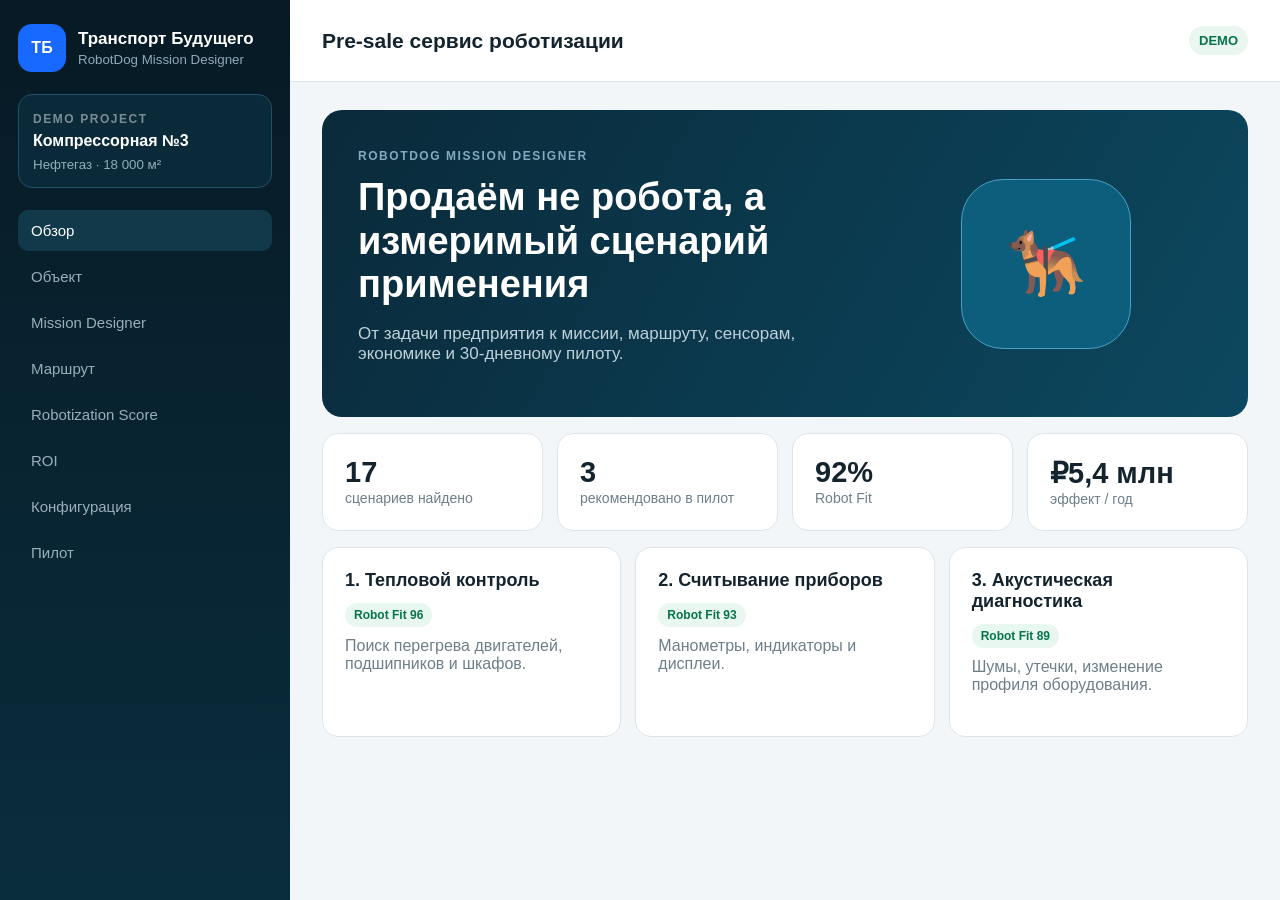
<file: robotdog/index.html>
<!doctype html><html lang="ru"><head><meta charset="utf-8"><meta name="viewport" content="width=device-width,initial-scale=1"><title>RobotDog Mission Designer</title><style>:root{--bg:#f3f6f8;--p:#fff;--ink:#14242e;--m:#6d7f89;--line:#dce6ea;--blue:#1769ff;--nav:#08202c;--green:#08744d}*{box-sizing:border-box}body{margin:0;font-family:Inter,Segoe UI,Arial,sans-serif;background:var(--bg);color:var(--ink);font-size:16px}.tab{position:absolute;opacity:0}.app{display:grid;grid-template-columns:290px 1fr;min-height:100vh}.side{background:linear-gradient(180deg,#071a25,#0a2d3d);color:white;padding:24px 18px;position:sticky;top:0;height:100vh}.brand{display:flex;gap:12px;align-items:center}.logo{width:48px;height:48px;border-radius:14px;background:#1769ff;display:grid;place-items:center;font-weight:900}.brand b{font-size:17px}.brand small{display:block;color:#8eabb8;margin-top:3px}.project{margin:22px 0;border:1px solid #225064;background:#0a2a39;border-radius:14px;padding:14px}.project strong{display:block;margin:5px 0}.project small{color:#91aeb9}.nav{display:flex;flex-direction:column;gap:5px}.nav label{padding:12px 13px;border-radius:10px;color:#99afba;cursor:pointer;font-size:15px}.nav label:hover{background:#10394a;color:white}.workspace{min-width:0}.top{height:82px;background:white;border-bottom:1px solid var(--line);padding:0 32px;display:flex;align-items:center;justify-content:space-between;position:sticky;top:0;z-index:2}.top h1{font-size:21px;margin:0}.top span{font-size:13px;background:#eaf7f0;color:var(--green);font-weight:800;padding:7px 10px;border-radius:999px}.main{padding:28px 32px 50px;max-width:1500px;margin:auto}.screen{display:none}.ey{font-size:12px;letter-spacing:.13em;font-weight:900;color:#7c8c95}h2{font-size:30px;line-height:1.15;margin:7px 0 8px}h3{font-size:18px;margin:0 0 12px}.lead{font-size:16px;color:var(--m);margin:0 0 20px}.card{background:white;border:1px solid var(--line);border-radius:16px;padding:22px}.hero{background:linear-gradient(120deg,#0a2a3a,#0c4860);color:white;border-radius:20px;padding:36px;display:grid;grid-template-columns:1.2fr .8fr;gap:22px}.hero h2{font-size:38px;margin:12px 0}.hero p{font-size:17px;color:#bfd0d8}.dog{display:grid;place-items:center}.dog div{width:170px;height:170px;border-radius:42px;background:#0d5e7c;border:1px solid #4aa0bf;display:grid;place-items:center;font-size:64px}.g4{display:grid;grid-template-columns:repeat(4,1fr);gap:14px}.g3{display:grid;grid-template-columns:repeat(3,1fr);gap:14px}.g2{display:grid;grid-template-columns:1.2fr .8fr;gap:16px}.section{margin-top:16px}.metric strong{display:block;font-size:29px}.metric span{font-size:14px;color:var(--m)}.pill{display:inline-block;padding:5px 9px;border-radius:999px;font-size:12px;font-weight:800}.green{background:#e8f7f0;color:#08744d}.blue{background:#edf4ff;color:#1769ff}.amber{background:#fff3d8;color:#8e6000}.table{width:100%;border-collapse:collapse;font-size:14px}.table th{font-size:12px;text-align:left;color:#71818a;background:#f8fafb;padding:12px;border-bottom:1px solid var(--line)}.table td{padding:14px 12px;border-bottom:1px solid #edf1f3;vertical-align:middle}.bar{height:8px;background:#edf1f4;border-radius:99px;overflow:hidden;margin-top:5px}.bar i{height:100%;background:#1769ff;display:block}.score{font-size:18px;font-weight:900}.fields{display:grid;grid-template-columns:repeat(2,1fr);gap:14px}.field{border:1px solid var(--line);border-radius:10px;padding:11px 13px}.field label{display:block;font-size:12px;font-weight:900;color:#7b8c95;margin-bottom:4px}.field span{font-size:15px}.chips{display:flex;flex-wrap:wrap;gap:8px}.chip{border:1px solid #d7e3e8;border-radius:999px;padding:7px 10px;font-size:13px}.chip.on{background:#edf4ff;border-color:#a9c3ff;color:#1769ff;font-weight:800}.kpi{display:flex;justify-content:space-between;gap:16px;padding:12px 0;border-bottom:1px solid #edf1f3;font-size:14px}.kpi b{color:#08744d}.route{height:360px;border:1px dashed #9fb3bd;border-radius:16px;position:relative;background:linear-gradient(90deg,#f7f9fa 1px,transparent 1px),linear-gradient(#f7f9fa 1px,transparent 1px);background-size:28px 28px}.path{position:absolute;left:8%;top:50%;width:82%;height:4px;background:#1769ff;transform:rotate(-4deg);transform-origin:left}.node{position:absolute;width:34px;height:34px;border-radius:50%;background:white;border:4px solid #1769ff;display:grid;place-items:center;font-size:11px;font-weight:900}.n1{left:9%;top:49%}.n2{left:28%;top:39%}.n3{left:49%;top:47%}.n4{left:68%;top:34%}.n5{left:84%;top:43%}.note{position:absolute;background:white;border:1px solid var(--line);border-radius:10px;padding:8px 10px;font-size:12px;box-shadow:0 7px 20px #00000010}.r1{left:20%;top:18%}.r2{left:55%;top:65%}.r3{right:5%;top:12%}.scorecard strong{display:block;font-size:35px}.scorecard p{font-size:14px;color:var(--m)}.roi{background:#0c3a4e;color:white}.roi strong{display:block;font-size:46px}.roi span{color:#acd0df}.config{display:grid;grid-template-columns:34px 1fr 120px;gap:12px;align-items:center;padding:13px 0;border-bottom:1px solid #edf1f3}.tick{width:28px;height:28px;border-radius:8px;background:#e8f7f0;color:#08744d;display:grid;place-items:center;font-weight:900}.config small{display:block;color:var(--m);font-size:13px}.config strong{text-align:right;font-size:14px}.tl{display:grid;grid-template-columns:52px 1fr;gap:12px;padding:12px 0;border-bottom:1px solid #edf1f3}.tl>span{width:38px;height:38px;border-radius:50%;background:#edf4ff;color:#1769ff;display:grid;place-items:center;font-weight:900}.tl small{font-size:12px;color:#1769ff}.tl p{font-size:13px;color:var(--m);margin:3px 0 0}#d:checked~.app #dashboard,#o:checked~.app #object,#m:checked~.app #missions,#r:checked~.app #route,#s:checked~.app #score,#i:checked~.app #roi,#c:checked~.app #config,#p:checked~.app #pilot{display:block}#d:checked~.app label[for=d],#o:checked~.app label[for=o],#m:checked~.app label[for=m],#r:checked~.app label[for=r],#s:checked~.app label[for=s],#i:checked~.app label[for=i],#c:checked~.app label[for=c],#p:checked~.app label[for=p]{background:#11394a;color:white}@media(max-width:1000px){.app{grid-template-columns:220px 1fr}.g4{grid-template-columns:repeat(2,1fr)}.g3,.g2,.hero{grid-template-columns:1fr}.main{padding:22px}.hero h2{font-size:31px}}@media(max-width:720px){.app{display:block}.side{position:relative;height:auto}.nav{display:grid;grid-template-columns:repeat(2,1fr)}.g4,.g3,.g2,.fields{grid-template-columns:1fr}.main{padding:16px}.top{position:relative}.card.tablewrap{overflow:auto}.table{min-width:760px}}</style></head><body><input class="tab" type="radio" name="t" id="d" checked><input class="tab" type="radio" name="t" id="o"><input class="tab" type="radio" name="t" id="m"><input class="tab" type="radio" name="t" id="r"><input class="tab" type="radio" name="t" id="s"><input class="tab" type="radio" name="t" id="i"><input class="tab" type="radio" name="t" id="c"><input class="tab" type="radio" name="t" id="p"><div class="app"><aside class="side"><div class="brand"><div class="logo">ТБ</div><div><b>Транспорт Будущего</b><small>RobotDog Mission Designer</small></div></div><div class="project"><span class="ey">DEMO PROJECT</span><strong>Компрессорная №3</strong><small>Нефтегаз · 18 000 м²</small></div><div class="nav"><label for="d">Обзор</label><label for="o">Объект</label><label for="m">Mission Designer</label><label for="r">Маршрут</label><label for="s">Robotization Score</label><label for="i">ROI</label><label for="c">Конфигурация</label><label for="p">Пилот</label></div></aside><section class="workspace"><header class="top"><h1>Pre-sale сервис роботизации</h1><span>DEMO</span></header><main class="main"><section class="screen" id="dashboard"><div class="hero"><div><span class="ey" style="color:#81abc0">ROBOTDOG MISSION DESIGNER</span><h2>Продаём не робота, а измеримый сценарий применения</h2><p>От задачи предприятия к миссии, маршруту, сенсорам, экономике и 30-дневному пилоту.</p></div><div class="dog"><div>🐕‍🦺</div></div></div><div class="g4 section"><div class="card metric"><strong>17</strong><span>сценариев найдено</span></div><div class="card metric"><strong>3</strong><span>рекомендовано в пилот</span></div><div class="card metric"><strong>92%</strong><span>Robot Fit</span></div><div class="card metric"><strong>₽5,4 млн</strong><span>эффект / год</span></div></div><div class="g3 section"><div class="card"><h3>1. Тепловой контроль</h3><span class="pill green">Robot Fit 96</span><p class="lead" style="margin-top:10px">Поиск перегрева двигателей, подшипников и шкафов.</p></div><div class="card"><h3>2. Считывание приборов</h3><span class="pill green">Robot Fit 93</span><p class="lead" style="margin-top:10px">Манометры, индикаторы и дисплеи.</p></div><div class="card"><h3>3. Акустическая диагностика</h3><span class="pill green">Robot Fit 89</span><p class="lead" style="margin-top:10px">Шумы, утечки, изменение профиля оборудования.</p></div></div></section><section class="screen" id="object"><div class="ey">ШАГ 1</div><h2>Паспорт объекта</h2><p class="lead">Исходные данные для инженерной и экономической оценки.</p><div class="g2"><div class="card"><div class="fields"><div class="field"><label>ОТРАСЛЬ</label><span>Нефтегаз</span></div><div class="field"><label>ОБЪЕКТ</label><span>Компрессорная станция</span></div><div class="field"><label>ПЛОЩАДЬ</label><span>18 000 м²</span></div><div class="field"><label>РЕЖИМ</label><span>24/7</span></div><div class="field"><label>ОБХОДОВ</label><span>6 в сутки</span></div><div class="field"><label>ДЛИТЕЛЬНОСТЬ</label><span>45 минут</span></div></div><h3 class="section">Условия</h3><div class="chips"><span class="chip on">Лестницы</span><span class="chip on">Решётчатый настил</span><span class="chip on">Опасные зоны</span><span class="chip on">Слабая связь</span></div></div><div class="card"><h3>Что проверяет человек</h3><div class="kpi"><span>Температура агрегатов</span><b>24 точки</b></div><div class="kpi"><span>Манометры</span><b>32 точки</b></div><div class="kpi"><span>Акустика / утечки</span><b>16 точек</b></div><div class="kpi"><span>Визуальное состояние</span><b>18 точек</b></div><div class="kpi"><span>Маршрут</span><b>1,7 км</b></div></div></div></section><section class="screen" id="missions"><div class="ey">ШАГ 2</div><h2>Mission Designer</h2><p class="lead">Ранжирование задач по Robot Fit, ценности и сложности.</p><div class="card tablewrap"><table class="table"><tr><th>Сценарий</th><th>Robot Fit</th><th>Value</th><th>Safety</th><th>Решение</th></tr><tr><td><b>Тепловой контроль</b></td><td><span class="score">96</span><div class="bar"><i style="width:96%"></i></div></td><td><span class="pill green">Высокая</span></td><td><span class="pill green">Высокий</span></td><td><span class="pill blue">В пилот</span></td></tr><tr><td><b>Считывание приборов</b></td><td><span class="score">93</span><div class="bar"><i style="width:93%"></i></div></td><td><span class="pill green">Высокая</span></td><td><span class="pill amber">Средний</span></td><td><span class="pill blue">В пилот</span></td></tr><tr><td><b>Акустическая диагностика</b></td><td><span class="score">89</span><div class="bar"><i style="width:89%"></i></div></td><td><span class="pill green">Высокая</span></td><td><span class="pill green">Высокий</span></td><td><span class="pill blue">В пилот</span></td></tr><tr><td><b>Охранное патрулирование</b></td><td><span class="score">78</span></td><td>Средняя</td><td>Высокий</td><td>Позже</td></tr></table></div></section><section class="screen" id="route"><div class="ey">ШАГ 3</div><h2>Автономный маршрут</h2><p class="lead">Один робот объединяет несколько задач в одной миссии.</p><div class="g2"><div class="card"><div class="route"><div class="path"></div><div class="node n1">1</div><div class="node n2">2</div><div class="node n3">3</div><div class="node n4">4</div><div class="node n5">5</div><div class="note r1"><b>P-12 Электродвигатель</b><br>RGB + thermal</div><div class="note r2"><b>P-21 Манометр</b><br>OCR 5,5–6,5 bar</div><div class="note r3"><b>P-31 Компрессор</b><br>Acoustic profile</div></div></div><div class="card"><h3>Параметры миссии</h3><div class="kpi"><span>Маршрут</span><b>1,7 км</b></div><div class="kpi"><span>Точек контроля</span><b>38</b></div><div class="kpi"><span>Время миссии</span><b>42 мин</b></div><div class="kpi"><span>Миссий / сутки</span><b>6</b></div></div></div></section><section class="screen" id="score"><div class="ey">ШАГ 4</div><h2>Robotization Score</h2><p class="lead">Инженерно-коммерческая оценка до ROI.</p><div class="g4"><div class="card scorecard"><span>Robot Fit</span><strong>92</strong><div class="bar"><i style="width:92%"></i></div><p>Задачи хорошо подходят платформе.</p></div><div class="card scorecard"><span>Safety Impact</span><strong>88</strong><div class="bar"><i style="width:88%"></i></div><p>Меньше присутствия людей в опасной зоне.</p></div><div class="card scorecard"><span>Economic Impact</span><strong>84</strong><div class="bar"><i style="width:84%"></i></div><p>Эффект из трудозатрат и простоев.</p></div><div class="card scorecard"><span>Technical Readiness</span><strong>79</strong><div class="bar"><i style="width:79%"></i></div><p>Риск — связь и повторяемость маршрута.</p></div></div></section><section class="screen" id="roi"><div class="ey">ШАГ 5</div><h2>ROI-калькулятор</h2><p class="lead">Демонстрационный pre-sale расчёт.</p><div class="g2"><div class="card"><div class="fields"><div class="field"><label>ОБХОДОВ / СУТКИ</label><span>6</span></div><div class="field"><label>ДЛИТЕЛЬНОСТЬ</label><span>45 мин</span></div><div class="field"><label>ЧЕЛ.-ЧАС</label><span>1 200 ₽</span></div><div class="field"><label>АВТОМАТИЗИРУЕМАЯ ДОЛЯ</label><span>72%</span></div></div><div class="section"><div class="kpi"><span>Ручные обходы</span><b>1 643 ч/год</b></div><div class="kpi"><span>Экономия труда</span><b>1,42 млн ₽</b></div><div class="kpi"><span>Снижение простоев</span><b>2,86 млн ₽</b></div><div class="kpi"><span>Safety + Data</span><b>1,12 млн ₽</b></div></div></div><div class="card roi"><span>БАЗОВЫЙ СЦЕНАРИЙ</span><strong>₽5,4 млн</strong><span>эффект / год</span><p><span class="pill green">Окупаемость 13 месяцев</span></p></div></div></section><section class="screen" id="config"><div class="ey">ШАГ 6</div><h2>Конфигурация комплекса</h2><p class="lead">Сначала миссия, затем оборудование.</p><div class="g2"><div class="card"><div class="config"><span class="tick">✓</span><div><b>Четвероногая платформа</b><small>Навигация, лестницы, сложная поверхность</small></div><strong>4,20 млн ₽</strong></div><div class="config"><span class="tick">✓</span><div><b>Тепловизор</b><small>Температурные аномалии</small></div><strong>+0,62 млн ₽</strong></div><div class="config"><span class="tick">✓</span><div><b>RGB/PTZ</b><small>OCR и визуальный контроль</small></div><strong>+0,28 млн ₽</strong></div><div class="config"><span class="tick">✓</span><div><b>Акустический модуль</b><small>Шумы и утечки</small></div><strong>+0,39 млн ₽</strong></div><div class="config"><span class="tick">✓</span><div><b>Док-станция</b><small>Автоматическая зарядка</small></div><strong>+1,10 млн ₽</strong></div></div><div class="card roi"><span>PRE-SALE ESTIMATE</span><strong>₽7,13 млн</strong><span>без интеграции</span></div></div></section><section class="screen" id="pilot"><div class="ey">ШАГ 7</div><h2>Пилот на 30 дней</h2><p class="lead">Подтверждаем техническую реализуемость и экономику.</p><div class="g2"><div class="card"><h3>Программа</h3><div class="tl"><span>01</span><div><b>Обследование</b><small>Дни 1–3</small><p>Маршрут, точки, связь.</p></div></div><div class="tl"><span>02</span><div><b>Настройка миссий</b><small>Дни 4–7</small><p>Навигация, сенсоры, baseline.</p></div></div><div class="tl"><span>03</span><div><b>Автономная эксплуатация</b><small>Дни 8–25</small><p>4–6 миссий в сутки.</p></div></div><div class="tl"><span>04</span><div><b>Валидация</b><small>Дни 26–29</small><p>KPI и экономика.</p></div></div><div class="tl"><span>05</span><div><b>Решение</b><small>День 30</small><p>Go / Adjust / Stop.</p></div></div></div><div class="card"><h3>Критерии успеха</h3><div class="kpi"><span>Автономные миссии</span><b>≥95%</b></div><div class="kpi"><span>Считанные точки</span><b>≥98%</b></div><div class="kpi"><span>Тестовые аномалии</span><b>≥95%</b></div><div class="kpi"><span>Снижение ручных обходов</span><b>≥60%</b></div><div class="kpi"><span>Инциденты</span><b>0</b></div></div></div></section></main></section></div></body></html>
</file>
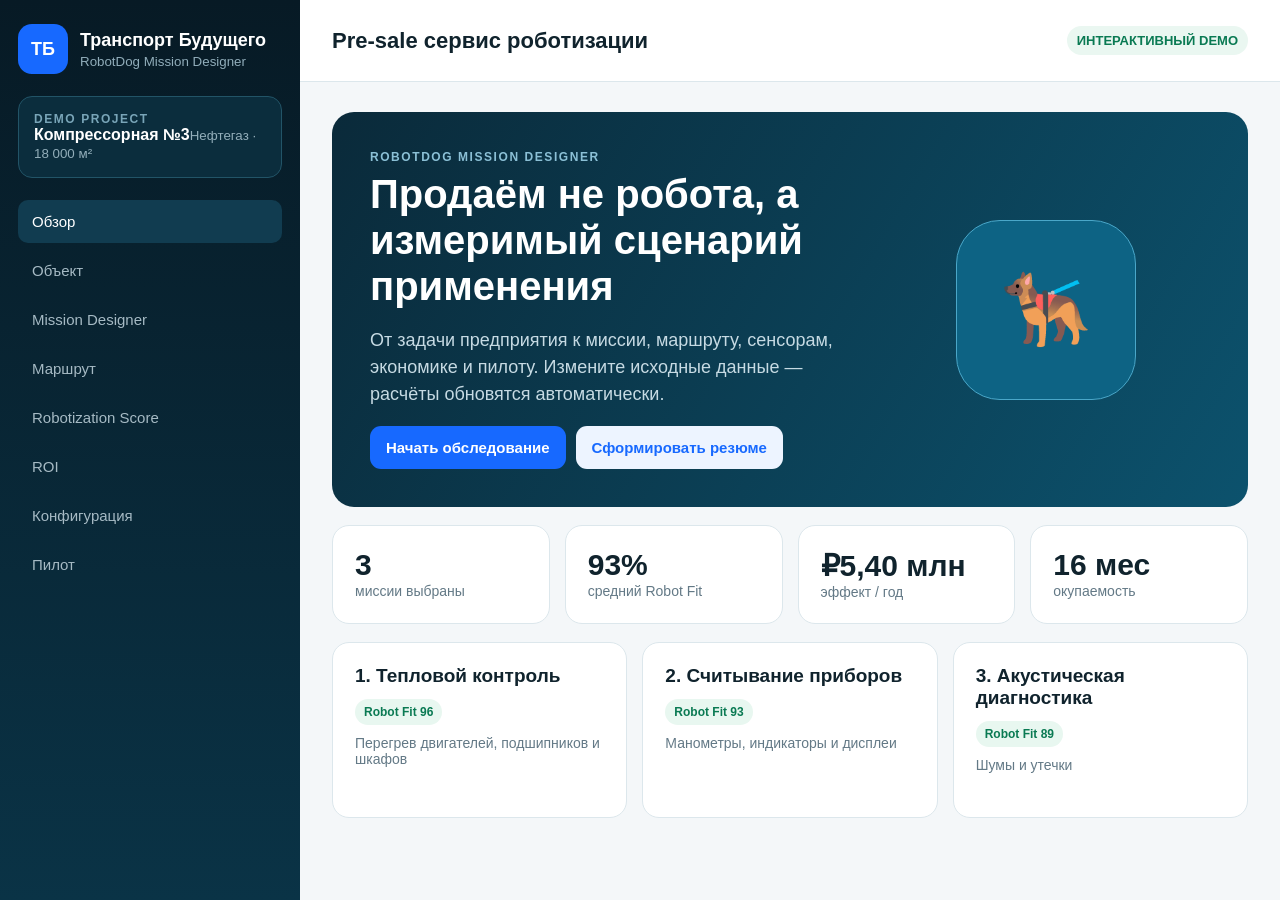
<file: robotdog/rich/index.html>
<!doctype html><html lang="ru"><head><meta charset="utf-8"><meta name="viewport" content="width=device-width,initial-scale=1"><title>RobotDog Mission Designer</title><link rel="stylesheet" href="style.css"></head><body><div class="app"><aside class="side"><div class="brand"><div class="logo">ТБ</div><div><b>Транспорт Будущего</b><small>RobotDog Mission Designer</small></div></div><div class="project"><div class="ey" style="color:#79a5b8">DEMO PROJECT</div><strong id="projName">Компрессорная №3</strong><small id="projMeta">Нефтегаз · 18 000 м²</small></div><div class="nav" id="nav"><button data-screen="overview" class="active">Обзор</button><button data-screen="object">Объект</button><button data-screen="missions">Mission Designer</button><button data-screen="route">Маршрут</button><button data-screen="score">Robotization Score</button><button data-screen="roi">ROI</button><button data-screen="config">Конфигурация</button><button data-screen="pilot">Пилот</button></div></aside><section class="workspace"><header class="top"><h1>Pre-sale сервис роботизации</h1><span class="badge">ИНТЕРАКТИВНЫЙ DEMO</span></header><main class="main">
<section class="screen active" id="overview"><div class="hero"><div><div class="ey" style="color:#8bc0d6">ROBOTDOG MISSION DESIGNER</div><h2>Продаём не робота, а измеримый сценарий применения</h2><p>От задачи предприятия к миссии, маршруту, сенсорам, экономике и пилоту. Измените исходные данные — расчёты обновятся автоматически.</p><div class="btnrow"><button class="btn primary" data-go="object">Начать обследование</button><button class="btn secondary" id="summaryBtn">Сформировать резюме</button></div></div><div class="dog"><div>🐕‍🦺</div></div></div><div class="grid4 section"><div class="card metric"><strong id="mCount">3</strong><span>миссии выбраны</span></div><div class="card metric"><strong id="fitOverview">93%</strong><span>средний Robot Fit</span></div><div class="card metric"><strong id="effectOverview">₽5,4 млн</strong><span>эффект / год</span></div><div class="card metric"><strong id="paybackOverview">16 мес</strong><span>окупаемость</span></div></div><div class="grid3 section" id="topMissions"></div></section>
<section class="screen" id="object"><div class="ey">ШАГ 1</div><h2>Паспорт объекта</h2><p class="lead">Измените параметры реального объекта — они попадут в ROI и пилот.</p><div class="grid2"><div class="card"><div class="fields"><div class="field"><label>ОТРАСЛЬ</label><select id="industry"><option>Нефтегаз</option><option>Энергетика</option><option>Металлургия</option><option>Горнодобыча</option><option>Машиностроение</option></select></div><div class="field"><label>ОБЪЕКТ</label><input id="objectName" value="Компрессорная №3"></div><div class="field"><label>ПЛОЩАДЬ, м²</label><input id="area" type="number" value="18000"></div><div class="field"><label>ОБХОДОВ / СУТКИ</label><input id="rounds" type="number" min="1" value="6"></div><div class="field"><label>ДЛИТЕЛЬНОСТЬ ОБХОДА, мин</label><input id="minutes" type="number" min="10" value="45"></div><div class="field"><label>СТОИМОСТЬ ЧЕЛ.-ЧАСА, ₽</label><input id="hourCost" type="number" min="100" value="1200"></div></div><div class="btnrow"><button class="btn primary" data-go="missions">Найти сценарии роботизации</button></div></div><div class="card"><h3>Что проверяет человек сейчас</h3><div class="kpi"><span>Температура агрегатов</span><b>24 точки</b></div><div class="kpi"><span>Манометры</span><b>32 точки</b></div><div class="kpi"><span>Акустика / утечки</span><b>16 точек</b></div><div class="kpi"><span>Визуальное состояние</span><b>18 точек</b></div><div class="kpi"><span>Маршрут</span><b>1,7 км</b></div></div></div></section>
<section class="screen" id="missions"><div class="ey">ШАГ 2</div><h2>Mission Designer</h2><p class="lead">Выберите задачи, которые войдут в единую автономную миссию.</p><div class="card" id="missionList"></div><div class="btnrow"><button class="btn primary" data-go="route">Спроектировать маршрут</button></div></section>
<section class="screen" id="route"><div class="ey">ШАГ 3</div><h2>Автономный маршрут</h2><p class="lead">Один робот объединяет несколько видов контроля в одном обходе.</p><div class="grid2"><div class="card"><div class="route"><div class="path"></div><div class="node n1">1</div><div class="node n2">2</div><div class="node n3">3</div><div class="node n4">4</div><div class="node n5">5</div><div class="note r1"><b>P-12 Электродвигатель</b><br>RGB + thermal</div><div class="note r2"><b>P-21 Манометр</b><br>OCR 5,5–6,5 bar</div><div class="note r3"><b>P-31 Компрессор</b><br>Acoustic profile</div></div></div><div class="card"><h3>Параметры миссии</h3><div class="kpi"><span>Маршрут</span><b>1,7 км</b></div><div class="kpi"><span>Точек контроля</span><b id="routePoints">38</b></div><div class="kpi"><span>Время миссии</span><b id="routeTime">42 мин</b></div><div class="kpi"><span>Миссий / сутки</span><b id="routeRounds">6</b></div><div class="kpi"><span>Видов контроля</span><b id="routeTypes">3</b></div><div class="btnrow"><button class="btn primary" data-go="score">Оценить Robotization Score</button></div></div></div></section>
<section class="screen" id="score"><div class="ey">ШАГ 4</div><h2>Robotization Score</h2><p class="lead">Инженерно-коммерческая оценка выбранного сценария.</p><div class="grid4"><div class="card scorecard"><span>Robot Fit</span><strong id="fitScore">93</strong><div class="bar"><i id="fitBar" style="width:93%"></i></div><p>Пригодность задач для четвероногой платформы.</p></div><div class="card scorecard"><span>Safety Impact</span><strong id="safetyScore">88</strong><div class="bar"><i style="width:88%"></i></div><p>Снижение присутствия людей в опасной зоне.</p></div><div class="card scorecard"><span>Economic Impact</span><strong id="econScore">84</strong><div class="bar"><i style="width:84%"></i></div><p>Трудозатраты, простои и данные.</p></div><div class="card scorecard"><span>Technical Readiness</span><strong>79</strong><div class="bar"><i style="width:79%"></i></div><p>Связь, маршрут и сенсоры требуют проверки пилотом.</p></div></div><div class="btnrow"><button class="btn primary" data-go="roi">Рассчитать экономику</button></div></section>
<section class="screen" id="roi"><div class="ey">ШАГ 5</div><h2>ROI-калькулятор</h2><p class="lead">Можно менять параметры прямо здесь — эффект и окупаемость пересчитываются сразу.</p><div class="grid2"><div class="card"><div class="fields"><div class="field"><label>АВТОМАТИЗИРУЕМАЯ ДОЛЯ</label><input class="range" id="autoShare" type="range" min="30" max="95" value="72"><small><span id="autoShareV">72</span>%</small></div><div class="field"><label>СНИЖЕНИЕ ПРОСТОЕВ, ₽/год</label><input id="downtime" type="number" value="2860000"></div><div class="field"><label>SAFETY + DATA, ₽/год</label><input id="safetyValue" type="number" value="1120000"></div><div class="field"><label>ИНТЕГРАЦИЯ, ₽</label><input id="integration" type="number" value="540000"></div></div><div class="section"><div class="kpi"><span>Ручные обходы</span><b id="laborHours">1 643 ч/год</b></div><div class="kpi"><span>Экономия труда</span><b id="laborSaving">1,42 млн ₽</b></div><div class="kpi"><span>Снижение простоев</span><b id="downOut">2,86 млн ₽</b></div><div class="kpi"><span>Safety + Data</span><b id="safeOut">1,12 млн ₽</b></div></div></div><div class="card roihero"><span>БАЗОВЫЙ СЦЕНАРИЙ</span><strong id="totalEffect">₽5,40 млн</strong><span>эффект / год</span><div class="section"><div class="kpi" style="border-color:#315d70"><span>Стоимость комплекса + интеграция</span><b id="investment" style="color:#fff">₽7,13 млн</b></div><div class="kpi" style="border-color:#315d70"><span>Окупаемость</span><b id="payback" style="color:#fff">16 мес</b></div></div><div class="btnrow"><button class="btn primary" data-go="config">Настроить комплекс</button></div></div></div></section>
<section class="screen" id="config"><div class="ey">ШАГ 6</div><h2>Конфигурация комплекса</h2><p class="lead">Состав комплекса автоматически связан с выбранными миссиями, но его можно менять.</p><div class="grid2"><div class="card" id="configList"></div><div class="card roihero"><span>PRE-SALE ESTIMATE</span><strong id="configTotal">₽6,59 млн</strong><span>оборудование без интеграции</span><div class="btnrow"><button class="btn primary" data-go="pilot">Сформировать пилот</button></div></div></div></section>
<section class="screen" id="pilot"><div class="ey">ШАГ 7</div><h2>Пилот на 30 дней</h2><p class="lead">Критерии успеха формируются до начала теста.</p><div class="grid2"><div class="card"><h3>Программа</h3><div class="timeline"><span>01</span><div><b>Обследование</b><small>Дни 1–3</small><p>Маршрут, точки, связь и условия безопасности.</p></div></div><div class="timeline"><span>02</span><div><b>Настройка миссий</b><small>Дни 4–7</small><p id="pilotMissions">3 вида контроля.</p></div></div><div class="timeline"><span>03</span><div><b>Автономная эксплуатация</b><small>Дни 8–25</small><p id="pilotRounds">6 миссий в сутки.</p></div></div><div class="timeline"><span>04</span><div><b>Валидация</b><small>Дни 26–29</small><p>Сравнение с baseline и проверка экономики.</p></div></div><div class="timeline"><span>05</span><div><b>Решение</b><small>День 30</small><p>Go / Adjust / Stop.</p></div></div></div><div class="card"><h3>Критерии успеха</h3><div class="kpi"><span>Автономные миссии</span><b>≥95%</b></div><div class="kpi"><span>Считанные точки</span><b>≥98%</b></div><div class="kpi"><span>Тестовые аномалии</span><b>≥95%</b></div><div class="kpi"><span>Снижение ручных обходов</span><b id="pilotAuto">≥60%</b></div><div class="kpi"><span>Инциденты</span><b>0</b></div><div class="btnrow"><button class="btn primary" id="pilotBtn">Сформировать проект пилота</button><button class="btn secondary" id="summaryBtn2">Резюме для КП</button></div><div id="pilotStatus" style="margin-top:14px;color:var(--green);font-weight:800"></div></div></div></section>
</main></section></div><div class="modal" id="modal"><div class="modalbox"><div class="right"><button class="btn secondary" id="closeModal">Закрыть</button></div><h2>Резюме pre-sale проекта</h2><div class="summary" id="summary"></div><div class="btnrow"><button class="btn primary" onclick="window.print()">Печать / PDF</button></div></div></div><script src="app.js"></script></body></html>
</file>
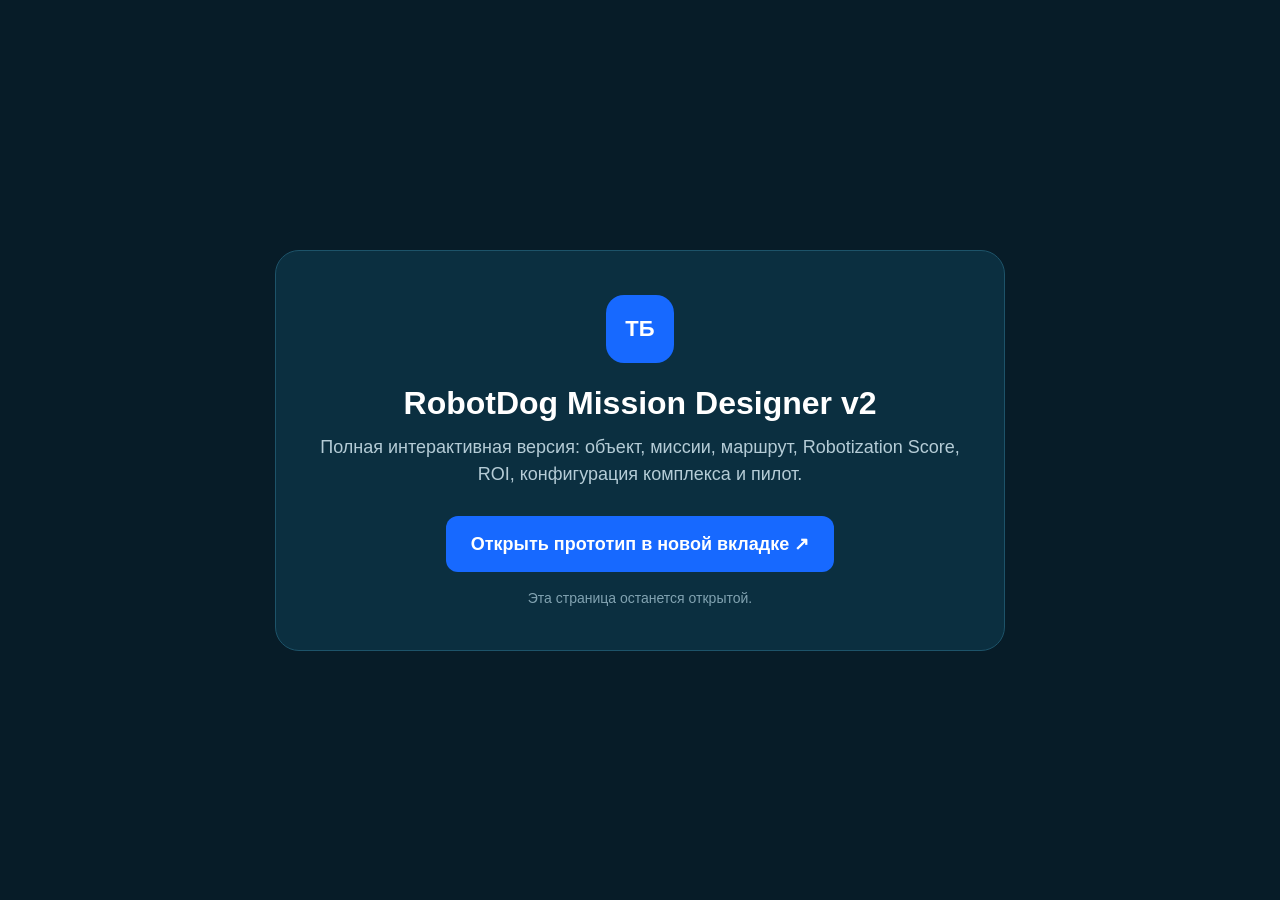
<file: robotdog/open-v2.html>
<!doctype html><html lang="ru"><head><meta charset="utf-8"><meta name="viewport" content="width=device-width,initial-scale=1"><title>RobotDog Mission Designer</title><style>body{margin:0;min-height:100vh;display:grid;place-items:center;background:#071c28;font-family:Inter,Segoe UI,Arial,sans-serif;color:#fff}.box{width:min(640px,90vw);text-align:center;background:#0b2f40;border:1px solid #1d5369;border-radius:24px;padding:44px}.logo{width:68px;height:68px;border-radius:18px;background:#1769ff;display:grid;place-items:center;font-weight:900;font-size:22px;margin:0 auto 22px}h1{font-size:32px;margin:0 0 12px}p{font-size:18px;line-height:1.5;color:#b5ccd6;margin:0 0 28px}.btn{display:inline-block;background:#1769ff;color:#fff;text-decoration:none;font-weight:800;font-size:18px;padding:17px 25px;border-radius:12px}.note{font-size:14px;color:#82a3b1;margin-top:18px}</style></head><body><div class="box"><div class="logo">ТБ</div><h1>RobotDog Mission Designer v2</h1><p>Полная интерактивная версия: объект, миссии, маршрут, Robotization Score, ROI, конфигурация комплекса и пилот.</p><a class="btn" href="https://raw.githack.com/PavelNBilenko/PavelNBilenko/robotdog-prototype/robotdog/rich/index.html?v=2" target="_blank" rel="noopener noreferrer">Открыть прототип в новой вкладке ↗</a><div class="note">Эта страница останется открытой.</div></div></body></html>
</file>
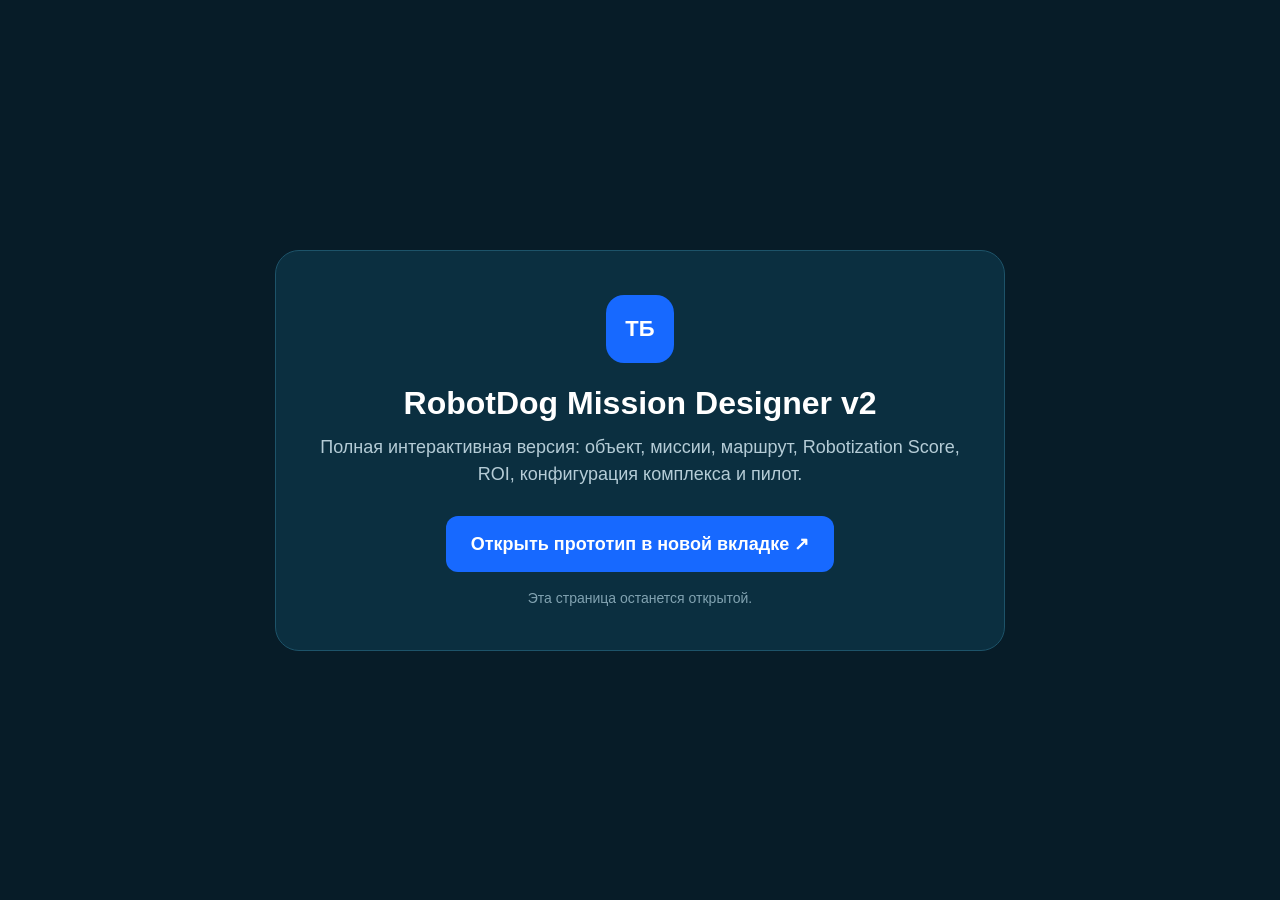
<file: robotdog/open.html>
<!doctype html><html lang="ru"><head><meta charset="utf-8"><meta name="viewport" content="width=device-width,initial-scale=1"><title>Открыть RobotDog Mission Designer</title><style>body{margin:0;min-height:100vh;display:grid;place-items:center;background:#071c28;font-family:Inter,Segoe UI,Arial,sans-serif;color:white}.box{width:min(640px,90vw);text-align:center;background:#0b2f40;border:1px solid #1d5369;border-radius:24px;padding:44px}.logo{width:68px;height:68px;border-radius:18px;background:#1769ff;display:grid;place-items:center;font-weight:900;font-size:22px;margin:0 auto 22px}h1{font-size:32px;margin:0 0 12px}p{font-size:18px;line-height:1.5;color:#b5ccd6;margin:0 0 28px}.btn{display:inline-block;background:#1769ff;color:#fff;text-decoration:none;font-weight:800;font-size:18px;padding:17px 25px;border-radius:12px}.note{font-size:14px;color:#82a3b1;margin-top:18px}</style></head><body><div class="box"><div class="logo">ТБ</div><h1>RobotDog Mission Designer v2</h1><p>Полная интерактивная версия: объект, миссии, маршрут, Robotization Score, ROI, конфигурация комплекса и пилот.</p><a class="btn" href="https://raw.githack.com/PavelNBilenko/PavelNBilenko/robotdog-prototype/robotdog/rich/index.html?v=2" target="_blank" rel="noopener noreferrer">Открыть прототип в новой вкладке ↗</a><div class="note">Эта страница останется открытой.</div></div></body></html>
</file>
<file: robotdog/rich/style.css>
:root{--bg:#f4f7f9;--card:#fff;--ink:#10232d;--mut:#637986;--line:#dce7ec;--blue:#1769ff;--nav:#08222f;--green:#0a7a53;--amber:#9a6800}*{box-sizing:border-box}body{margin:0;font-family:Inter,Segoe UI,Arial,sans-serif;background:var(--bg);color:var(--ink);font-size:16px}.app{display:grid;grid-template-columns:300px 1fr;min-height:100vh}.side{background:linear-gradient(180deg,#071a25,#0a3346);color:#fff;padding:24px 18px;position:sticky;top:0;height:100vh}.brand{display:flex;gap:12px;align-items:center}.logo{width:50px;height:50px;border-radius:14px;background:var(--blue);display:grid;place-items:center;font-weight:900;font-size:18px}.brand b{font-size:18px}.brand small{display:block;color:#91adba;margin-top:3px}.project{margin:22px 0;padding:15px;border:1px solid #225467;background:#0b2d3d;border-radius:14px}.project small{color:#93aeba}.nav{display:flex;flex-direction:column;gap:6px}.nav button{border:0;background:transparent;color:#a6bac4;text-align:left;padding:13px 14px;border-radius:10px;font-size:15px;cursor:pointer}.nav button.active,.nav button:hover{background:#113c50;color:#fff}.workspace{min-width:0}.top{height:82px;background:#fff;border-bottom:1px solid var(--line);padding:0 32px;display:flex;align-items:center;justify-content:space-between;position:sticky;top:0;z-index:3}.top h1{font-size:22px;margin:0}.badge{font-size:13px;font-weight:800;border-radius:99px;padding:7px 10px;background:#eaf7f1;color:var(--green)}.main{padding:30px 32px 60px;max-width:1500px;margin:auto}.screen{display:none}.screen.active{display:block}.ey{font-size:12px;letter-spacing:.13em;font-weight:900;color:#718793}h2{font-size:32px;line-height:1.15;margin:7px 0 8px}h3{font-size:19px;margin:0 0 12px}.lead{font-size:17px;color:var(--mut);margin:0 0 22px}.hero{background:linear-gradient(120deg,#0a2a3a,#0c526d);color:#fff;border-radius:22px;padding:38px;display:grid;grid-template-columns:1.2fr .8fr;gap:20px}.hero h2{font-size:40px}.hero p{font-size:18px;color:#c6dae3;line-height:1.5}.dog{display:grid;place-items:center}.dog div{width:180px;height:180px;border-radius:44px;background:#0d6384;border:1px solid #4aa7c9;display:grid;place-items:center;font-size:72px}.grid4{display:grid;grid-template-columns:repeat(4,1fr);gap:15px}.grid3{display:grid;grid-template-columns:repeat(3,1fr);gap:15px}.grid2{display:grid;grid-template-columns:1.2fr .8fr;gap:16px}.section{margin-top:18px}.card{background:#fff;border:1px solid var(--line);border-radius:17px;padding:22px}.metric strong{display:block;font-size:30px}.metric span{font-size:14px;color:var(--mut)}.pill{display:inline-block;padding:6px 9px;border-radius:99px;font-size:12px;font-weight:800}.green{background:#e8f7f0;color:var(--green)}.blue{background:#edf4ff;color:var(--blue)}.amber{background:#fff3d8;color:var(--amber)}.fields{display:grid;grid-template-columns:repeat(2,1fr);gap:14px}.field label{display:block;font-size:13px;font-weight:800;color:#718793;margin:0 0 6px}.field input,.field select{width:100%;border:1px solid #cfdde3;border-radius:10px;padding:12px 13px;font-size:16px;background:#fff;color:var(--ink)}.field small{display:block;color:var(--mut);margin-top:5px}.mission{display:grid;grid-template-columns:34px 1.5fr .7fr .7fr .7fr;gap:12px;align-items:center;padding:14px 0;border-bottom:1px solid #edf2f4}.mission input{width:20px;height:20px}.mission b{font-size:16px}.mission small{display:block;color:var(--mut);font-size:13px;margin-top:3px}.bar{height:9px;background:#eef2f4;border-radius:99px;overflow:hidden;margin-top:6px}.bar i{display:block;height:100%;background:var(--blue)}.route{height:370px;border:1px dashed #9eb5c0;border-radius:16px;position:relative;background:linear-gradient(90deg,#f3f7f9 1px,transparent 1px),linear-gradient(#f3f7f9 1px,transparent 1px);background-size:30px 30px}.path{position:absolute;left:8%;top:52%;width:82%;height:5px;background:var(--blue);transform:rotate(-4deg);transform-origin:left}.node{position:absolute;width:38px;height:38px;border-radius:50%;background:#fff;border:4px solid var(--blue);display:grid;place-items:center;font-size:12px;font-weight:900}.n1{left:9%;top:50%}.n2{left:30%;top:38%}.n3{left:50%;top:49%}.n4{left:70%;top:34%}.n5{left:85%;top:43%}.note{position:absolute;background:#fff;border:1px solid var(--line);border-radius:10px;padding:9px 11px;font-size:13px;box-shadow:0 8px 20px #00000012}.r1{left:18%;top:15%}.r2{left:52%;top:67%}.r3{right:5%;top:12%}.kpi{display:flex;justify-content:space-between;gap:16px;padding:12px 0;border-bottom:1px solid #edf2f4;font-size:15px}.kpi b{color:var(--green)}.scorecard strong{display:block;font-size:38px}.scorecard p{font-size:14px;color:var(--mut)}.roihero{background:#0c3b50;color:#fff}.roihero strong{display:block;font-size:46px;margin:8px 0}.roihero span{color:#acd0df}.range{width:100%;accent-color:var(--blue)}.configrow{display:grid;grid-template-columns:34px 1fr 130px;gap:12px;align-items:center;padding:14px 0;border-bottom:1px solid #edf2f4}.configrow input{width:20px;height:20px}.configrow small{display:block;color:var(--mut);font-size:13px;margin-top:3px}.configrow strong{text-align:right}.btn{border:0;border-radius:11px;padding:13px 16px;font-size:15px;font-weight:800;cursor:pointer}.primary{background:var(--blue);color:#fff}.secondary{background:#edf4ff;color:var(--blue)}.btnrow{display:flex;gap:10px;flex-wrap:wrap;margin-top:18px}.timeline{display:grid;grid-template-columns:52px 1fr;gap:12px;padding:13px 0;border-bottom:1px solid #edf2f4}.timeline>span{width:40px;height:40px;border-radius:50%;background:#edf4ff;color:var(--blue);display:grid;place-items:center;font-weight:900}.timeline small{font-size:12px;color:var(--blue)}.timeline p{font-size:14px;color:var(--mut);margin:4px 0 0}.modal{position:fixed;inset:0;background:#071923cc;display:none;place-items:center;padding:25px;z-index:20}.modal.open{display:grid}.modalbox{width:min(900px,96vw);max-height:90vh;overflow:auto;background:#fff;border-radius:18px;padding:28px}.modalbox h2{margin-top:0}.summary{white-space:pre-wrap;background:#f7fafb;border:1px solid var(--line);padding:18px;border-radius:12px;font-size:15px;line-height:1.55}.right{text-align:right}@media(max-width:1000px){.app{grid-template-columns:230px 1fr}.grid4{grid-template-columns:repeat(2,1fr)}.grid3,.grid2,.hero{grid-template-columns:1fr}.main{padding:22px}.hero h2{font-size:32px}.mission{grid-template-columns:30px 1fr .7fr .7fr}}@media(max-width:720px){.app{display:block}.side{position:relative;height:auto}.nav{display:grid;grid-template-columns:repeat(2,1fr)}.top{position:relative;padding:0 18px}.main{padding:16px}.grid4,.grid3,.grid2,.fields{grid-template-columns:1fr}.mission{grid-template-columns:30px 1fr}.mission .hideMob{display:none}.route{height:330px}}
</file>
